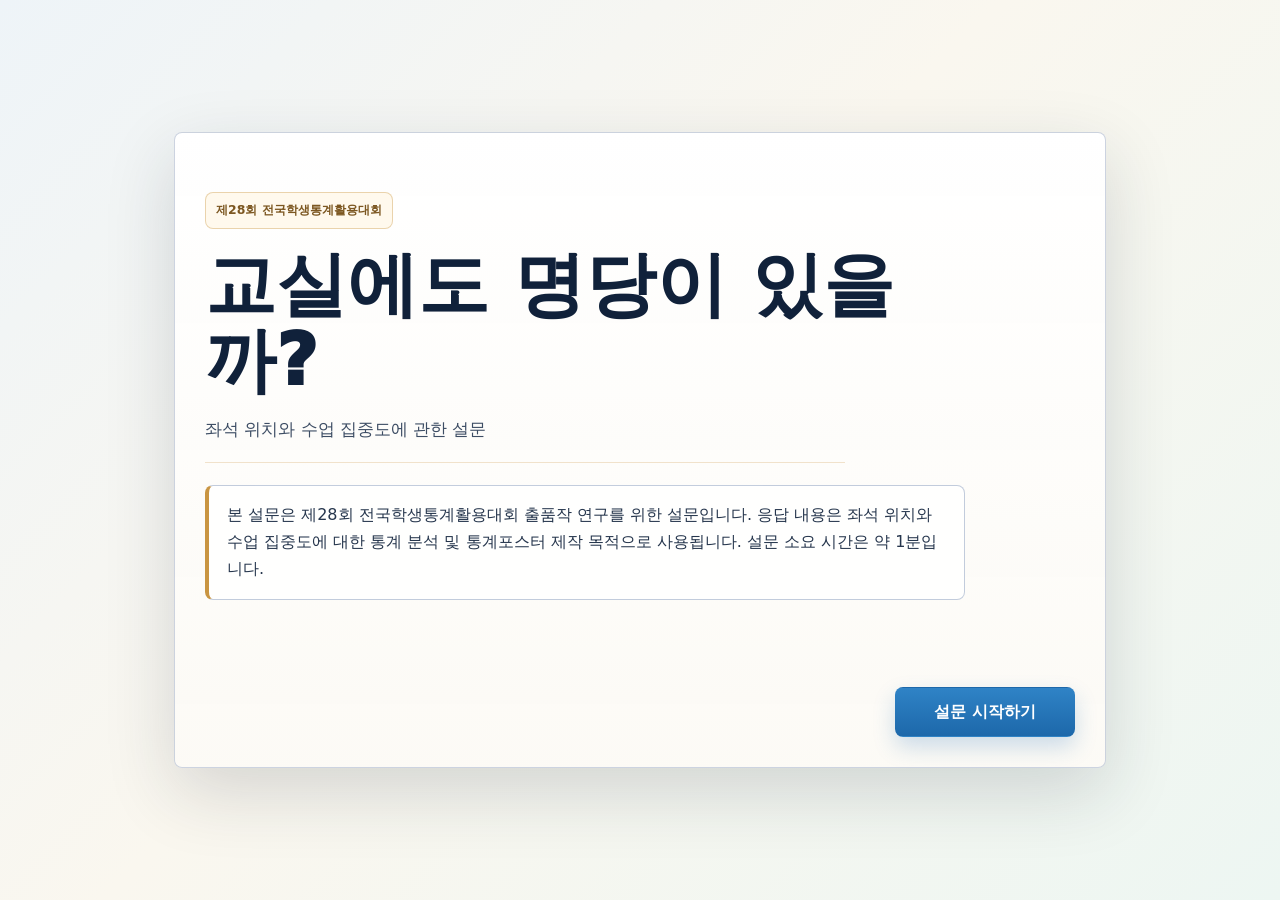
<file: index.html>
<!doctype html>
<html lang="ko">
  <head>
    <meta charset="utf-8">
    <meta name="viewport" content="width=device-width, initial-scale=1">
    <title>교실에도 명당이 있을까?</title>
    <link rel="stylesheet" href="styles.css">
  </head>
  <body>
    <main class="app-shell">
      <section class="survey-card" aria-live="polite">
        <div class="progress-wrap hidden" id="progressWrap">
          <div class="progress-label">
            <span id="progressText">1 / 7</span>
            <span id="stepTitle">설문</span>
          </div>
          <div class="progress-track" aria-hidden="true">
            <div class="progress-bar" id="progressBar"></div>
          </div>
        </div>

        <div id="screen" class="screen"></div>

        <p class="message" id="message" role="alert"></p>

        <div class="actions" id="actions"></div>
      </section>
    </main>

    <script src="config.js"></script>
    <script src="script.js"></script>
    <script src="phone-segments.js"></script>
    <script src="phone-complete.js"></script>
    <script src="classroom-layout.js"></script>
    <script src="classroom-realism.js"></script>
    <script src="ui-polish.js"></script>
    <script src="classroom-scene.js"></script>
    <script src="cover-polish.js"></script>
    <script src="submit-message-fix.js"></script>
    <script src="submit-form-bridge.js"></script>
  </body>
</html>
</file>
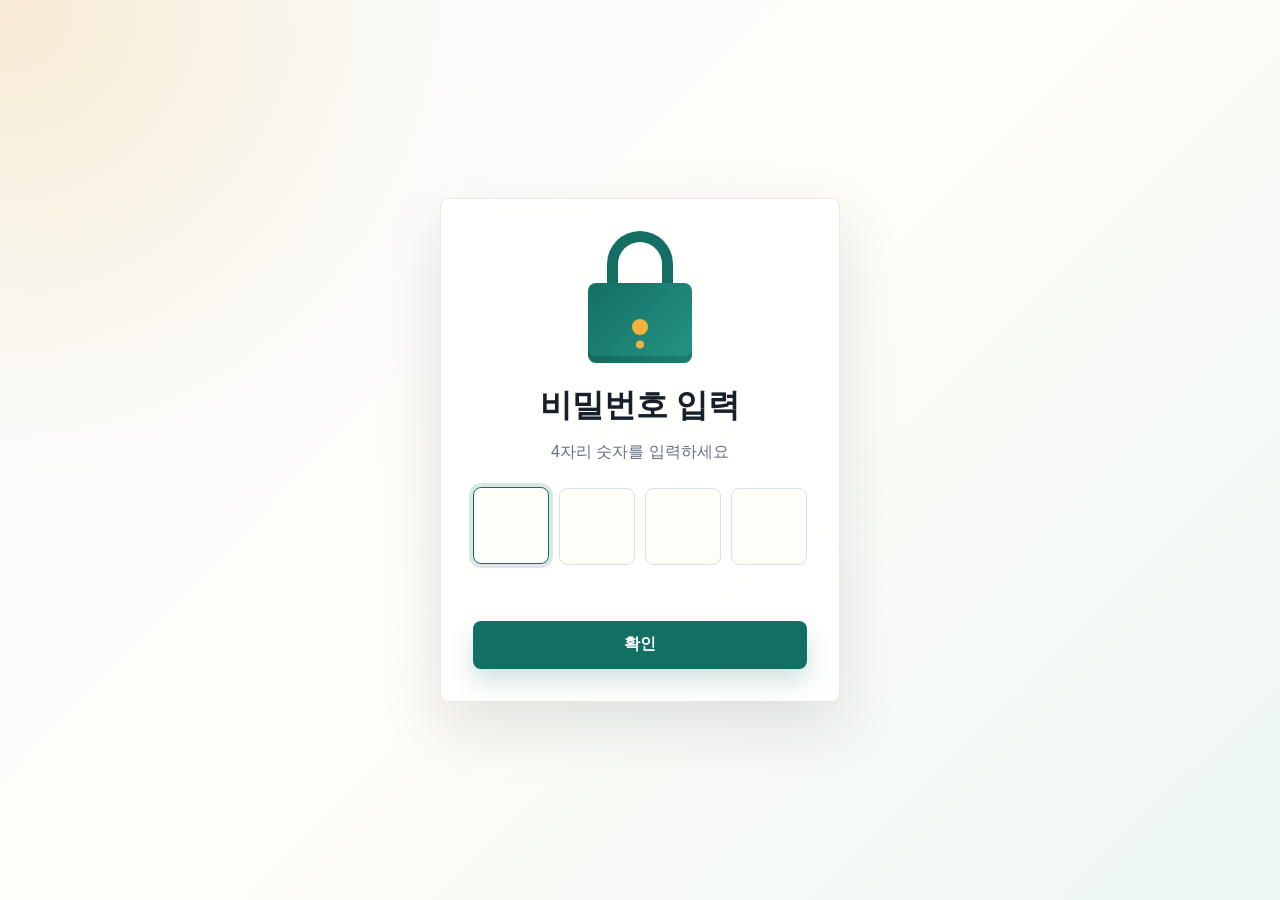
<file: password-app/index.html>
<!doctype html>
<html lang="ko">
  <head>
    <meta charset="UTF-8" />
    <meta name="viewport" content="width=device-width, initial-scale=1.0" />
    <title>4자리 비밀번호</title>
    <link rel="stylesheet" href="./styles.css" />
  </head>
  <body>
    <main class="app" aria-live="polite">
      <section class="scene" id="lock-screen">
        <div class="lock-art" aria-hidden="true">
          <span class="lock-shackle"></span>
          <span class="lock-body"></span>
          <span class="lock-dot"></span>
        </div>

        <h1>비밀번호 입력</h1>
        <p class="hint">4자리 숫자를 입력하세요</p>

        <form id="pin-form" autocomplete="off">
          <div class="pin-inputs" role="group" aria-label="4자리 비밀번호">
            <input type="password" inputmode="numeric" pattern="[0-9]*" maxlength="1" aria-label="첫 번째 숫자" />
            <input type="password" inputmode="numeric" pattern="[0-9]*" maxlength="1" aria-label="두 번째 숫자" />
            <input type="password" inputmode="numeric" pattern="[0-9]*" maxlength="1" aria-label="세 번째 숫자" />
            <input type="password" inputmode="numeric" pattern="[0-9]*" maxlength="1" aria-label="네 번째 숫자" />
          </div>

          <p class="message" id="message"></p>
          <button type="submit">확인</button>
        </form>
      </section>

      <section class="scene success-screen hidden" id="success-screen"></section>
    </main>

    <script src="./script.js?v=3"></script>
  </body>
</html>
</file>
<file: styles.css>
:root {
  color-scheme: light;
  --bg: #f4f7fb;
  --surface: #ffffff;
  --surface-soft: #eef4fb;
  --ink: #172033;
  --muted: #5d6b7f;
  --line: #d9e2ef;
  --primary: #1f6fb8;
  --primary-dark: #15558d;
  --primary-soft: #e4f1fb;
  --accent: #0e8f74;
  --danger: #c43d3d;
  --warning: #8a5d00;
  --shadow: 0 18px 48px rgba(29, 45, 68, 0.13);
}

* {
  box-sizing: border-box;
}

body {
  margin: 0;
  min-height: 100vh;
  background:
    radial-gradient(circle at top left, rgba(31, 111, 184, 0.12), transparent 34rem),
    linear-gradient(180deg, #f8fbff 0%, var(--bg) 100%);
  color: var(--ink);
  font-family: system-ui, -apple-system, BlinkMacSystemFont, "Segoe UI", sans-serif;
  letter-spacing: 0;
}

button,
input,
select {
  font: inherit;
}

button {
  cursor: pointer;
}

.app-shell {
  width: min(100%, 920px);
  min-height: 100vh;
  margin: 0 auto;
  padding: 20px 14px 28px;
  display: flex;
  align-items: center;
}

.survey-card {
  width: 100%;
  background: var(--surface);
  border: 1px solid rgba(217, 226, 239, 0.8);
  border-radius: 8px;
  box-shadow: var(--shadow);
  padding: 20px;
}

.screen {
  min-height: 420px;
}

.hidden {
  display: none !important;
}

.eyebrow {
  margin: 0 0 10px;
  color: var(--primary);
  font-size: 0.92rem;
  font-weight: 800;
}

h1,
h2 {
  margin: 0;
  line-height: 1.2;
}

h1 {
  font-size: clamp(2rem, 7vw, 4rem);
}

h2 {
  font-size: clamp(1.55rem, 4.8vw, 2.35rem);
}

h3 {
  margin: 18px 0 10px;
  font-size: 1.08rem;
}

p {
  line-height: 1.68;
}

.lead {
  margin: 16px 0 0;
  color: var(--muted);
  font-size: 1.04rem;
}

.notice {
  margin-top: 18px;
  padding: 14px;
  border: 1px solid var(--line);
  border-radius: 8px;
  background: #f9fbfe;
  color: #26364d;
  white-space: pre-line;
}

.question {
  margin: 16px 0 10px;
  font-weight: 800;
}

.field-grid {
  display: grid;
  gap: 16px;
  margin-top: 18px;
}

.field {
  display: grid;
  gap: 8px;
}

.field label,
.field legend {
  color: #27384f;
  font-weight: 800;
}

.hint {
  margin: 0;
  color: var(--muted);
  font-size: 0.92rem;
}

.field input,
.field select {
  width: 100%;
  min-height: 50px;
  border: 1px solid #c8d6e8;
  border-radius: 8px;
  background: #fff;
  padding: 12px 14px;
  color: var(--ink);
}

.field input:focus,
.field select:focus,
.choice input:focus-visible + span,
.seat-button:focus-visible,
.btn:focus-visible,
.link-btn:focus-visible {
  outline: 3px solid rgba(31, 111, 184, 0.28);
  outline-offset: 2px;
}

.choice-stack,
.score-grid {
  display: grid;
  gap: 10px;
  margin-top: 12px;
}

.choice {
  display: block;
}

.choice input {
  position: absolute;
  opacity: 0;
}

.choice span {
  display: flex;
  min-height: 52px;
  align-items: center;
  border: 1px solid #c8d6e8;
  border-radius: 8px;
  background: #fff;
  padding: 12px 14px;
  font-weight: 750;
}

.choice input:checked + span {
  border-color: var(--primary);
  background: var(--primary-soft);
  color: var(--primary-dark);
}

.progress-wrap {
  margin-bottom: 20px;
}

.progress-label {
  display: flex;
  justify-content: space-between;
  gap: 12px;
  color: var(--muted);
  font-size: 0.92rem;
  font-weight: 800;
}

.progress-track {
  height: 8px;
  margin-top: 8px;
  overflow: hidden;
  border-radius: 999px;
  background: #dde7f3;
}

.progress-bar {
  width: 0;
  height: 100%;
  border-radius: inherit;
  background: linear-gradient(90deg, var(--primary), var(--accent));
  transition: width 160ms ease;
}

.message {
  min-height: 1.5em;
  margin: 12px 0 0;
  color: var(--danger);
  font-weight: 800;
}

.actions {
  display: grid;
  grid-template-columns: 1fr;
  gap: 10px;
  margin-top: 18px;
}

.btn,
.link-btn {
  min-height: 50px;
  border-radius: 8px;
  border: 1px solid transparent;
  padding: 12px 16px;
  font-weight: 850;
}

.btn.primary {
  background: var(--primary);
  color: #fff;
}

.btn.primary:hover {
  background: var(--primary-dark);
}

.btn.secondary,
.link-btn {
  border-color: #c8d6e8;
  background: #fff;
  color: #24364f;
}

.btn.secondary:hover,
.link-btn:hover {
  background: #f4f8fd;
}

.btn.warning {
  border-color: #e6cb8f;
  background: #fff8e8;
  color: var(--warning);
}

.seat-help {
  margin: 12px 0 16px;
  color: var(--muted);
}

.selection-status {
  display: flex;
  flex-wrap: wrap;
  gap: 8px;
  margin: 12px 0 14px;
}

.rank-chip {
  min-height: 34px;
  border: 1px solid #c8d6e8;
  border-radius: 999px;
  background: #fff;
  padding: 7px 10px;
  color: var(--muted);
  font-size: 0.9rem;
  font-weight: 800;
}

.rank-chip.filled {
  border-color: #a8cde8;
  background: var(--primary-soft);
  color: var(--primary-dark);
}

.classroom {
  display: grid;
  gap: 8px;
  margin-top: 12px;
}

.board,
.teacher-desk {
  border-radius: 8px;
  text-align: center;
  font-weight: 900;
}

.board {
  padding: 12px;
  background: #264a3d;
  color: #fff;
}

.teacher-desk {
  width: min(58%, 260px);
  margin: 0 auto;
  padding: 9px;
  background: #dbe8f4;
  color: #2a3b54;
}

.seat-map-wrap {
  display: grid;
  grid-template-columns: auto minmax(0, 1fr) auto;
  gap: 8px;
  align-items: center;
}

.side-label {
  writing-mode: vertical-rl;
  text-orientation: mixed;
  color: var(--muted);
  font-size: 0.86rem;
  font-weight: 900;
}

.seat-grid {
  display: grid;
  gap: 8px;
}

.normal-grid {
  grid-template-columns: repeat(5, minmax(44px, 1fr));
}

.group-grid {
  grid-template-columns: repeat(2, minmax(0, 1fr));
  gap: 12px;
}

.group-box {
  border: 1px solid var(--line);
  border-radius: 8px;
  background: #f9fbfe;
  padding: 10px;
}

.group-title {
  margin-bottom: 8px;
  color: var(--muted);
  font-size: 0.86rem;
  font-weight: 900;
  text-align: center;
}

.group-seats {
  display: grid;
  grid-template-columns: repeat(2, minmax(42px, 1fr));
  gap: 7px;
}

.seat-button {
  position: relative;
  min-height: 48px;
  border: 1px solid #bdcce0;
  border-radius: 8px;
  background: #fff;
  color: var(--ink);
  font-weight: 900;
}

.seat-button:hover {
  border-color: var(--primary);
  background: #f5faff;
}

.seat-button.selected {
  border-color: var(--primary);
  background: var(--primary);
  color: #fff;
}

.seat-rank {
  position: absolute;
  top: -8px;
  right: -7px;
  min-width: 24px;
  height: 24px;
  display: grid;
  place-items: center;
  border-radius: 999px;
  border: 2px solid #fff;
  background: #0e8f74;
  color: #fff;
  font-size: 0.74rem;
  font-weight: 950;
}

.summary-table {
  width: 100%;
  margin-top: 16px;
  border-collapse: collapse;
  overflow-wrap: anywhere;
}

.summary-table th,
.summary-table td {
  border-bottom: 1px solid var(--line);
  padding: 12px 8px;
  text-align: left;
  vertical-align: top;
}

.summary-table th {
  width: 42%;
  color: #31445f;
  font-weight: 900;
}

.complete {
  text-align: center;
  padding: 36px 0;
}

.complete-mark {
  width: 70px;
  height: 70px;
  margin: 0 auto 18px;
  display: grid;
  place-items: center;
  border-radius: 50%;
  background: #e6f6f1;
  color: var(--accent);
  font-size: 2.4rem;
  font-weight: 950;
}

@media (min-width: 700px) {
  .app-shell {
    padding: 36px 24px;
  }

  .survey-card {
    padding: 30px;
  }

  .actions {
    grid-template-columns: auto auto 1fr;
    align-items: center;
  }

  .actions .btn.primary {
    grid-column: 3;
    justify-self: end;
    min-width: 180px;
  }

  .actions .btn.secondary,
  .actions .btn.warning {
    min-width: 130px;
  }

  .field-grid.two {
    grid-template-columns: repeat(2, minmax(0, 1fr));
  }

  .score-grid {
    grid-template-columns: repeat(5, minmax(0, 1fr));
  }

  .normal-grid {
    gap: 10px;
  }

  .seat-button {
    min-height: 58px;
  }
}

@media (max-width: 420px) {
  .survey-card {
    padding: 16px;
  }

  .seat-map-wrap {
    grid-template-columns: 1fr;
  }

  .side-label {
    writing-mode: horizontal-tb;
    text-align: center;
  }

  .normal-grid {
    gap: 7px;
  }

  .group-grid {
    gap: 9px;
  }

  .group-box {
    padding: 8px;
  }
}
</file>
<file: password-app/styles.css>
:root {
  color-scheme: light;
  font-family:
    Pretendard, "Apple SD Gothic Neo", "Malgun Gothic", Arial, sans-serif;
  --ink: #17202a;
  --muted: #667085;
  --paper: #fffdf8;
  --line: #d9dee7;
  --accent: #136f63;
  --accent-dark: #0d4e46;
  --danger: #c24132;
  --gold: #f3b23a;
}

* {
  box-sizing: border-box;
}

body {
  min-height: 100vh;
  margin: 0;
  display: grid;
  place-items: center;
  background:
    radial-gradient(circle at top left, rgba(243, 178, 58, 0.22), transparent 30rem),
    linear-gradient(135deg, #f8fbff 0%, #fffdf8 48%, #edf7f5 100%);
  color: var(--ink);
}

button,
input {
  font: inherit;
}

.app {
  width: min(92vw, 25rem);
}

.scene {
  min-height: 31rem;
  padding: 2rem;
  display: flex;
  flex-direction: column;
  align-items: center;
  justify-content: center;
  gap: 1rem;
  border: 1px solid rgba(23, 32, 42, 0.1);
  border-radius: 8px;
  background: rgba(255, 255, 255, 0.82);
  box-shadow: 0 1.5rem 4rem rgba(23, 32, 42, 0.12);
  backdrop-filter: blur(14px);
}

.hidden {
  display: none;
}

.lock-art {
  position: relative;
  width: 7.5rem;
  height: 8.25rem;
  margin-bottom: 0.5rem;
}

.lock-shackle {
  position: absolute;
  left: 1.7rem;
  top: 0;
  width: 4.1rem;
  height: 4.6rem;
  border: 0.72rem solid var(--accent);
  border-bottom: 0;
  border-radius: 3rem 3rem 0 0;
}

.lock-body {
  position: absolute;
  left: 0.5rem;
  right: 0.5rem;
  bottom: 0;
  height: 5rem;
  border-radius: 8px;
  background: linear-gradient(135deg, var(--accent) 0%, #259486 100%);
  box-shadow: inset 0 -0.45rem 0 rgba(0, 0, 0, 0.16);
}

.lock-dot {
  position: absolute;
  left: 50%;
  bottom: 1.75rem;
  width: 1rem;
  height: 1rem;
  transform: translateX(-50%);
  border-radius: 999px;
  background: var(--gold);
  box-shadow: 0 1.1rem 0 -0.25rem var(--gold);
}

h1 {
  margin: 0;
  font-size: 2rem;
  line-height: 1.15;
  letter-spacing: 0;
}

p {
  margin: 0;
  line-height: 1.5;
}

.hint {
  color: var(--muted);
}

form {
  width: 100%;
  display: grid;
  gap: 1rem;
  margin-top: 0.5rem;
}

.pin-inputs {
  display: grid;
  grid-template-columns: repeat(4, minmax(0, 1fr));
  gap: 0.6rem;
}

.pin-inputs input {
  width: 100%;
  aspect-ratio: 1;
  border: 1px solid var(--line);
  border-radius: 8px;
  background: var(--paper);
  color: var(--ink);
  text-align: center;
  font-size: clamp(1.5rem, 9vw, 2.1rem);
  font-weight: 700;
  outline: 0;
  transition:
    border-color 160ms ease,
    box-shadow 160ms ease,
    transform 160ms ease;
}

.pin-inputs input:focus {
  border-color: var(--accent);
  box-shadow: 0 0 0 0.25rem rgba(19, 111, 99, 0.16);
  transform: translateY(-1px);
}

.message {
  min-height: 1.5rem;
  color: var(--danger);
  text-align: center;
  font-weight: 700;
}

button {
  min-height: 3rem;
  border: 0;
  border-radius: 8px;
  background: var(--accent);
  color: white;
  cursor: pointer;
  font-weight: 800;
  box-shadow: 0 0.75rem 1.5rem rgba(19, 111, 99, 0.2);
  transition:
    background 160ms ease,
    transform 160ms ease;
}

button:hover {
  background: var(--accent-dark);
}

button:active {
  transform: translateY(1px);
}

.success-screen {
  text-align: center;
}

.success-mark {
  width: 6.5rem;
  height: 6.5rem;
  display: grid;
  place-items: center;
  border-radius: 999px;
  background: #dff4ef;
  color: var(--accent);
  font-size: 4rem;
  font-weight: 900;
}

.success-screen p {
  color: var(--muted);
}

.success-screen button {
  width: 100%;
  margin-top: 0.75rem;
}

@media (max-width: 360px) {
  .scene {
    padding: 1.5rem;
  }

  h1 {
    font-size: 1.7rem;
  }
}
</file>
